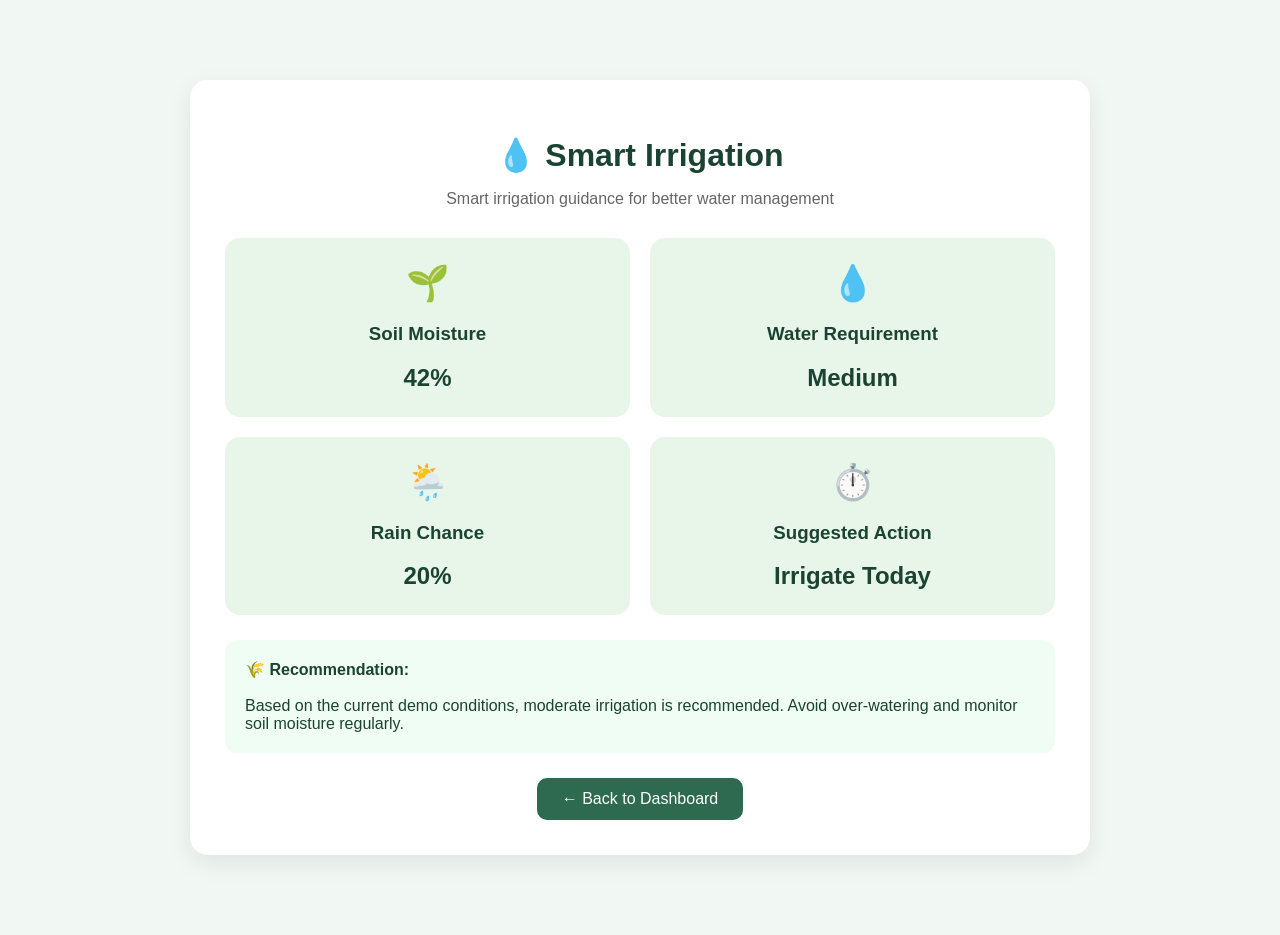
<file: core/templates/core/irrigation.html>
<!DOCTYPE html>
<html lang="en">
<head>
    <meta charset="UTF-8">
    <meta name="viewport" content="width=device-width, initial-scale=1.0">
    <title>Smart Irrigation | AgriVision</title>

    <style>
        body {
            margin: 0;
            font-family: Arial, sans-serif;
            background: #f1f8f3;
            color: #1b4332;
        }

        .container {
            max-width: 900px;
            margin: 60px auto;
            padding: 20px;
        }

        .card {
            background: white;
            padding: 35px;
            border-radius: 18px;
            box-shadow: 0 8px 25px rgba(0,0,0,0.08);
            text-align: center;
        }

        h1 {
            margin-bottom: 10px;
        }

        .subtitle {
            color: #666;
            margin-bottom: 30px;
        }

        .grid {
            display: grid;
            grid-template-columns: repeat(2, 1fr);
            gap: 20px;
        }

        .info {
            background: #e8f5e9;
            padding: 25px;
            border-radius: 15px;
        }

        .icon {
            font-size: 35px;
        }

        .value {
            font-size: 24px;
            font-weight: bold;
            margin-top: 8px;
        }

        .advice {
            margin-top: 25px;
            padding: 20px;
            background: #f0fdf4;
            border-radius: 12px;
            text-align: left;
        }

        a {
            display: inline-block;
            margin-top: 25px;
            padding: 12px 25px;
            background: #2d6a4f;
            color: white;
            text-decoration: none;
            border-radius: 10px;
        }
    </style>
</head>

<body>

<div class="container">
    <div class="card">

        <h1>💧 Smart Irrigation</h1>
        <p class="subtitle">
            Smart irrigation guidance for better water management
        </p>

        <div class="grid">

            <div class="info">
                <div class="icon">🌱</div>
                <h3>Soil Moisture</h3>
                <div class="value">42%</div>
            </div>

            <div class="info">
                <div class="icon">💧</div>
                <h3>Water Requirement</h3>
                <div class="value">Medium</div>
            </div>

            <div class="info">
                <div class="icon">🌦️</div>
                <h3>Rain Chance</h3>
                <div class="value">20%</div>
            </div>

            <div class="info">
                <div class="icon">⏱️</div>
                <h3>Suggested Action</h3>
                <div class="value">Irrigate Today</div>
            </div>

        </div>

        <div class="advice">
            <strong>🌾 Recommendation:</strong><br><br>
            Based on the current demo conditions, moderate irrigation is
            recommended. Avoid over-watering and monitor soil moisture regularly.
        </div>

        <a href="{% url 'dashboard' %}">← Back to Dashboard</a>

    </div>
</div>

</body>
</html>
</file>
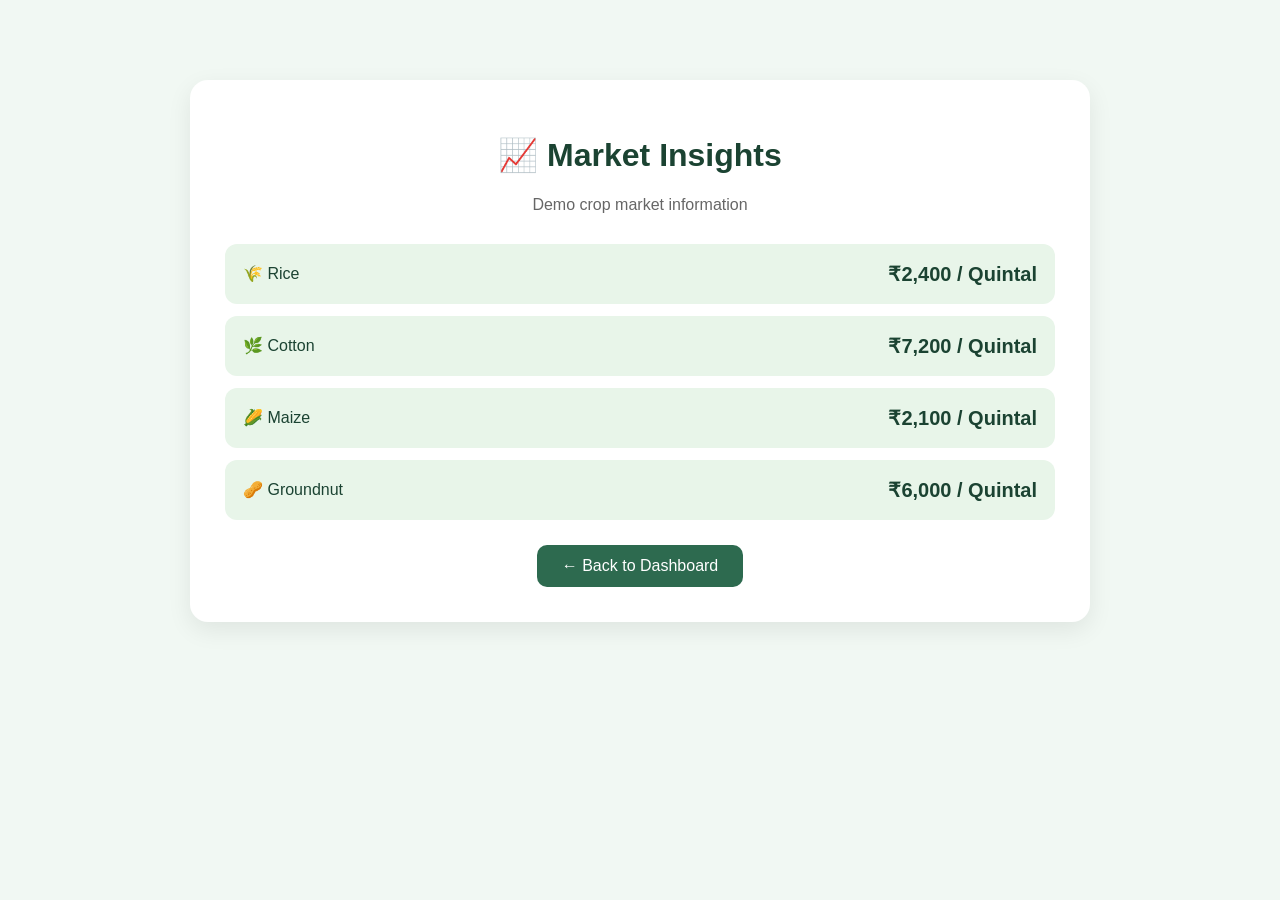
<file: core/templates/core/market.html>
<!DOCTYPE html>
<html lang="en">
<head>
    <meta charset="UTF-8">
    <meta name="viewport" content="width=device-width, initial-scale=1.0">
    <title>Market Insights | AgriVision</title>
    <style>
        body {
            margin: 0;
            font-family: Arial, sans-serif;
            background: #f1f8f3;
            color: #1b4332;
        }

        .container {
            max-width: 900px;
            margin: 60px auto;
            padding: 20px;
        }

        .card {
            background: white;
            padding: 35px;
            border-radius: 18px;
            box-shadow: 0 8px 25px rgba(0,0,0,0.08);
        }

        h1 {
            text-align: center;
        }

        .subtitle {
            text-align: center;
            color: #666;
            margin-bottom: 30px;
        }

        .market-item {
            display: flex;
            justify-content: space-between;
            align-items: center;
            padding: 18px;
            margin: 12px 0;
            background: #e8f5e9;
            border-radius: 12px;
        }

        .price {
            font-weight: bold;
            font-size: 20px;
        }

        a {
            display: block;
            width: fit-content;
            margin: 25px auto 0;
            padding: 12px 25px;
            background: #2d6a4f;
            color: white;
            text-decoration: none;
            border-radius: 10px;
        }
    </style>
</head>

<body>
<div class="container">
    <div class="card">
        <h1>📈 Market Insights</h1>
        <p class="subtitle">Demo crop market information</p>

        <div class="market-item">
            <span>🌾 Rice</span>
            <span class="price">₹2,400 / Quintal</span>
        </div>

        <div class="market-item">
            <span>🌿 Cotton</span>
            <span class="price">₹7,200 / Quintal</span>
        </div>

        <div class="market-item">
            <span>🌽 Maize</span>
            <span class="price">₹2,100 / Quintal</span>
        </div>

        <div class="market-item">
            <span>🥜 Groundnut</span>
            <span class="price">₹6,000 / Quintal</span>
        </div>

        <a href="{% url 'dashboard' %}">← Back to Dashboard</a>
    </div>
</div>
</body>
</html>
</file>
